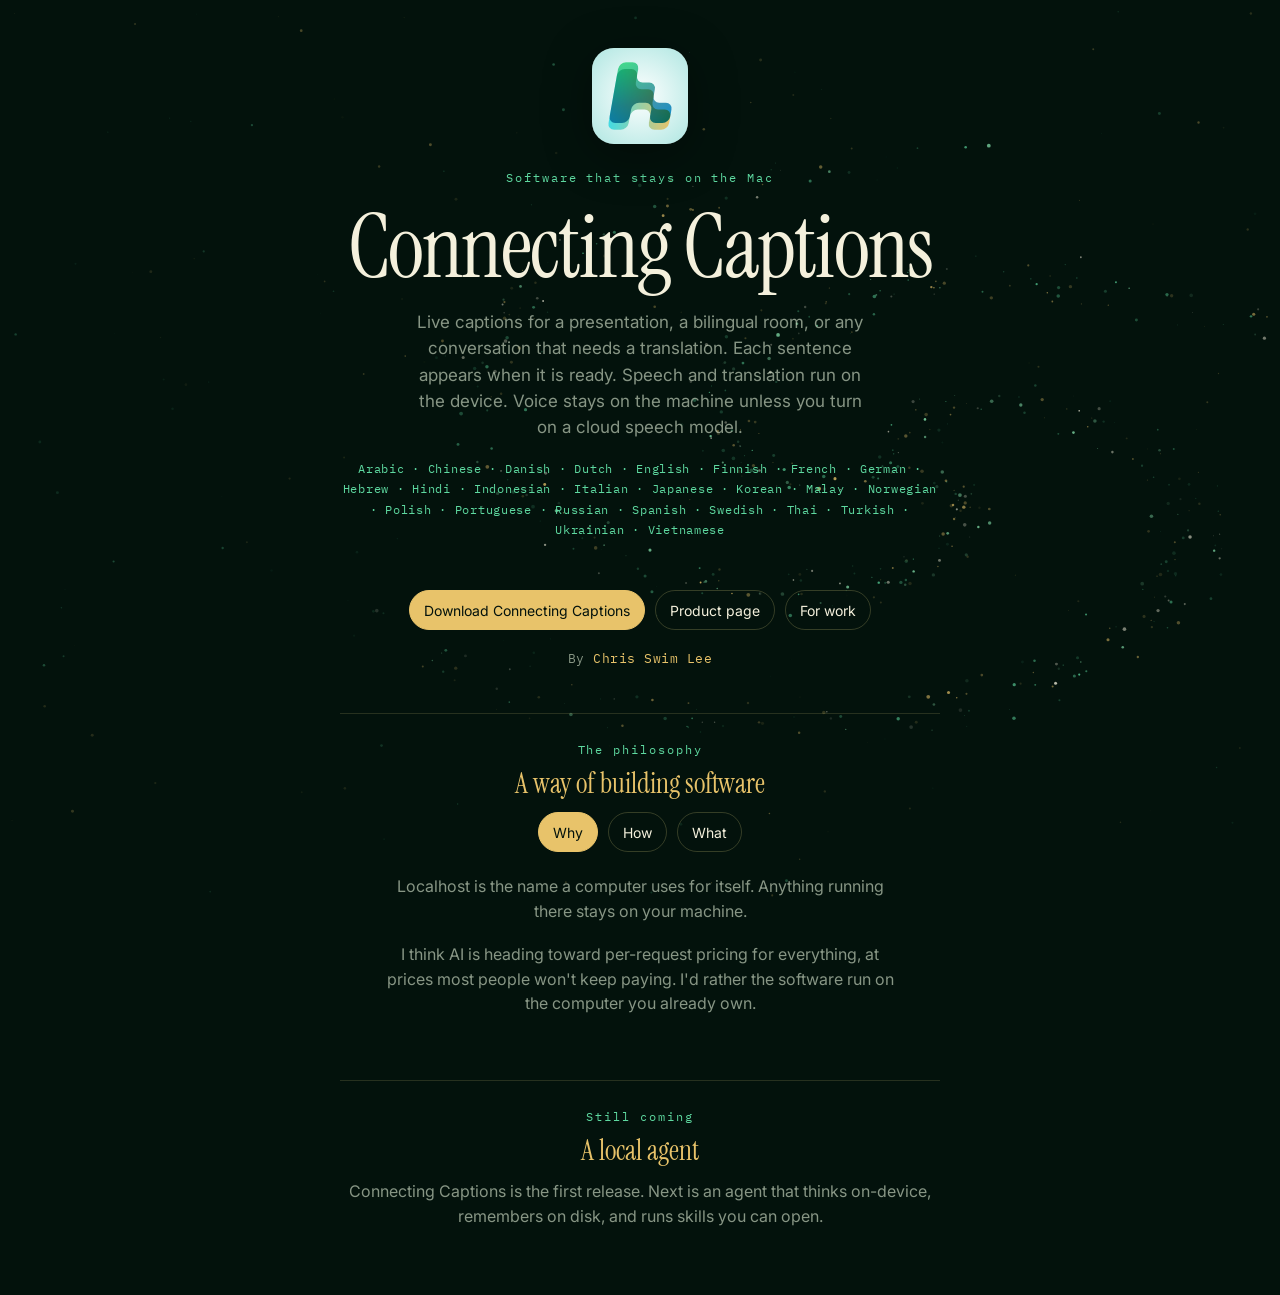
<file: index.html>
<!DOCTYPE html>
<html lang="en">
  <head>
    <meta charset="utf-8" />
    <meta name="viewport" content="width=device-width, initial-scale=1, viewport-fit=cover" />
    <title>On-Device Live Captions &amp; Translation for Mac · local-host</title>
    <meta
      name="description"
      content="Software that stays on the Mac. Connecting Captions is live: on-device captions for a presentation, a bilingual room, or any conversation that needs a translation."
    />
    <meta name="author" content="Chris Swim Lee" />
    <link rel="author" href="https://chrisswimlee.com" />
    <meta property="og:title" content="On-Device Live Captions &amp; Translation for Mac · local-host" />
    <meta
      property="og:description"
      content="Software that stays on the Mac. Connecting Captions is live: on-device captions. Voice stays on the machine unless you turn on a cloud speech model."
    />
    <meta property="og:type" content="website" />
    <meta property="og:url" content="https://local-host.ai" />
    <meta property="og:image" content="https://local-host.ai/images/logo-padded.png" />
    <meta name="theme-color" content="#03120c" />
    <link rel="icon" href="./favicon.svg" type="image/svg+xml" />
    <link rel="icon" href="./favicon.png" type="image/png" />
    <link rel="apple-touch-icon" href="./favicon.png" />
    <link rel="preconnect" href="https://fonts.googleapis.com" />
    <link rel="preconnect" href="https://fonts.gstatic.com" crossorigin />
    <link
      href="https://fonts.googleapis.com/css2?family=IBM+Plex+Mono:wght@400;500&family=Instrument+Serif:ital@0;1&family=Inter:wght@400;500&display=swap"
      rel="stylesheet"
    />
    <link rel="stylesheet" href="./styles.css" />
  </head>
  <body>
    <canvas
      id="stars"
      tabindex="0"
      role="img"
      aria-label="Interactive star field. Drag or use arrow keys to rotate, click to make ripples."
    ></canvas>
    <div class="page">
      <a class="brand" href="/" aria-label="local-host.ai">
        <img src="./logo.svg" alt="local-host.ai" width="141" height="141" />
      </a>
      <p class="kicker">Software that stays on the Mac</p>
      <h1>Connecting Captions</h1>
      <p class="lead">
        Live captions for a presentation, a bilingual room, or any conversation
        that needs a translation. Each sentence appears when it is ready.
        Speech and translation run on the device. Voice stays on the machine
        unless you turn on a cloud speech model.
      </p>
      <p class="langs">Arabic · Chinese · Danish · Dutch · English · Finnish · French · German · Hebrew · Hindi · Indonesian · Italian · Japanese · Korean · Malay · Norwegian · Polish · Portuguese · Russian · Spanish · Swedish · Thai · Turkish · Ukrainian · Vietnamese</p>
      <div class="actions">
        <a class="btn btn-solid" href="https://github.com/chrisswimlee/connectingCaptions/releases/latest/download/Connecting-Captions.zip">Download Connecting Captions</a>
        <a class="btn" href="/connectingCaptions">Product page</a>
        <a class="btn" href="/connectingCaptions/license">For work</a>
      </div>
      <p class="byline">
        By
        <a href="https://chrisswimlee.com" rel="author me">Chris Swim Lee</a>
      </p>

      <section class="project story" aria-labelledby="story-title">
        <p class="kicker">The philosophy</p>
        <h2 id="story-title">A way of building software</h2>

        <div class="story-tabs" role="tablist" aria-label="The local-host philosophy">
          <button class="btn story-tab" type="button" role="tab" id="tab-why" aria-controls="panel-why" aria-selected="true">Why</button>
          <button class="btn story-tab" type="button" role="tab" id="tab-how" aria-controls="panel-how" aria-selected="false" tabindex="-1">How</button>
          <button class="btn story-tab" type="button" role="tab" id="tab-what" aria-controls="panel-what" aria-selected="false" tabindex="-1">What</button>
        </div>

        <div class="story-panel" role="tabpanel" id="panel-why" aria-labelledby="tab-why" tabindex="0">
          <p>
            Localhost is the name a computer uses for itself. Anything running
            there stays on your machine.
          </p>
          <p>
            I think AI is heading toward per-request pricing for everything, at
            prices most people won't keep paying. I'd rather the software run on
            the computer you already own.
          </p>
        </div>

        <div class="story-panel" role="tabpanel" id="panel-how" aria-labelledby="tab-how" tabindex="0" hidden>
          <p>
            The AI makes one small decision at a time, and ordinary code handles
            everything around it. A small decision is easy to check, and checked
            decisions add up to a system that behaves the same way every time.
          </p>
          <div class="chain" data-chain>
            <ol class="chain-steps" aria-label="Example: one caption as small decisions">
              <li class="chain-step"><span>Is this a full sentence?</span><span class="chain-a">yes</span></li>
              <li class="chain-step"><span>Which language is it?</span><span class="chain-a">Korean</span></li>
              <li class="chain-step"><span>Translate into?</span><span class="chain-a">English</span></li>
              <li class="chain-step"><span>Show it now?</span><span class="chain-a">yes</span></li>
            </ol>
            <div class="chain-foot">
              <p class="chain-stats" aria-live="polite">
                Example: one caption, <span data-chain-count>0</span> of 4 checked
              </p>
              <button class="btn" type="button" data-chain-run>Run</button>
            </div>
          </div>
        </div>

        <div class="story-panel" role="tabpanel" id="panel-what" aria-labelledby="tab-what" tabindex="0" hidden>
          <p>
            local-host is how I build things, not only the name on them. Every
            project here follows the same rules:
          </p>
          <ul class="story-rules">
            <li>It runs on your computer.</li>
            <li>You own it, and nothing is metered.</li>
            <li>The AI only makes decisions small enough to check.</li>
          </ul>
        </div>
      </section>

      <section class="project" aria-labelledby="agent-title">
        <p class="kicker">Still coming</p>
        <h2 id="agent-title">A local agent</h2>
        <p>
          Connecting Captions is the first release. Next is an agent that
          thinks on-device, remembers on disk, and runs skills you can open.
        </p>
      </section>
    </div>
    <script type="application/ld+json">
      {
        "@context": "https://schema.org",
        "@type": "WebSite",
        "name": "local-host.ai",
        "url": "https://local-host.ai",
        "description": "Software that stays on the Mac. Connecting Captions is live: on-device captions for a presentation, a bilingual room, or any conversation that needs a translation.",
        "author": {
          "@type": "Person",
          "name": "Chris Swim Lee",
          "url": "https://chrisswimlee.com"
        }
      }
    </script>
    <script src="./script.js"></script>
    <script src="./story.js"></script>
  </body>
</html>
</file>
<file: styles.css>
:root {
  --bg: #03120c;
  --fg: #f4f0dc;
  --muted: rgba(210, 224, 200, 0.64);
  --gold: #e8c36a;
  --sea: #5ed9a0;
  --accent: var(--gold);
  --font: "Inter", "Segoe UI", sans-serif;
  --serif: "Instrument Serif", "Times New Roman", serif;
  --mono: "IBM Plex Mono", ui-monospace, monospace;
}

*,
*::before,
*::after {
  box-sizing: border-box;
}

html,
body {
  margin: 0;
  min-height: 100%;
  background: var(--bg);
  color: var(--fg);
  font-family: var(--font);
  -webkit-font-smoothing: antialiased;
  -webkit-tap-highlight-color: transparent;
}

body {
  overflow-x: hidden;
}

a {
  color: inherit;
}

a:focus-visible,
#stars:focus-visible {
  outline: 2px solid var(--accent);
  outline-offset: 3px;
}

#stars {
  position: fixed;
  inset: 0;
  width: 100%;
  height: 100%;
  display: block;
  cursor: grab;
  /* let a vertical swipe scroll the page; horizontal drags still turn the field */
  touch-action: pan-y;
}

#stars.dragging {
  cursor: grabbing;
}

.page {
  position: relative;
  z-index: 1;
  min-height: 100dvh;
  display: flex;
  flex-direction: column;
  align-items: center;
  justify-content: center;
  gap: 18px;
  max-width: 40rem;
  margin: 0 auto;
  padding: 48px 20px calc(48px + env(safe-area-inset-bottom));
  text-align: center;
  pointer-events: none;
}

.page a {
  pointer-events: auto;
}

.brand {
  display: flex;
  align-items: center;
  background: transparent;
  border-radius: 22px;
  padding: 0;
  line-height: 0;
  margin-bottom: 8px;
}

.brand img {
  display: block;
  height: 96px;
  width: auto;
  filter: drop-shadow(0 10px 24px rgba(0, 0, 0, 0.35));
}

.kicker {
  margin: 0;
  font-family: var(--mono);
  font-size: 12px;
  letter-spacing: 0.16em;
  color: var(--sea);
}

h1 {
  margin: 0;
  font-family: var(--serif);
  font-size: clamp(48px, 10vw, 88px);
  font-weight: 400;
  letter-spacing: -0.02em;
  line-height: 1;
}

.lead {
  margin: 0;
  max-width: 28rem;
  font-size: 17px;
  line-height: 1.55;
  color: var(--muted);
}

.byline {
  margin: 2px 0 0;
  font-family: var(--mono);
  font-size: 13px;
  letter-spacing: 0.04em;
  color: var(--muted);
}

.byline a {
  color: var(--gold);
  text-decoration: none;
}

.byline a:hover {
  text-decoration: underline;
  text-underline-offset: 3px;
}

.project {
  width: 100%;
  margin-top: 28px;
  padding-top: 28px;
  border-top: 1px solid rgba(184, 176, 110, 0.2);
  pointer-events: auto;
}

.project .kicker {
  margin-bottom: 8px;
}

.project h2 {
  margin: 0 0 10px;
  font-family: var(--serif);
  font-size: 28px;
  font-weight: 400;
  color: var(--gold);
}

.project p:not(.kicker) {
  margin: 0 0 18px;
  font-size: 16px;
  line-height: 1.55;
  color: var(--muted);
}

.project-links {
  display: flex;
  flex-wrap: wrap;
  justify-content: center;
  gap: 10px;
}

.project-links a {
  display: inline-flex;
  align-items: center;
  min-height: 40px;
  padding: 0 14px;
  border: 1px solid rgba(184, 176, 110, 0.28);
  border-radius: 999px;
  color: var(--fg);
  text-decoration: none;
  font-size: 14px;
}

.project-links a:hover {
  border-color: var(--gold);
}

/* ---- story: why / how / what ---- */

.story-tabs {
  display: flex;
  justify-content: center;
  gap: 10px;
  margin: 6px 0 22px;
}

.story-tab[aria-selected="true"] {
  background: var(--gold);
  border-color: var(--gold);
  color: #03120c;
}

.story-panel {
  max-width: 32rem;
  margin: 0 auto;
  animation: story-in 0.3s ease both;
}

@keyframes story-in {
  from {
    opacity: 0;
  }
}

.chain {
  max-width: 24rem;
  margin: 0 auto 18px;
  text-align: left;
}

.chain-steps {
  margin: 0;
  padding: 0;
  list-style: none;
  border-top: 1px solid rgba(184, 176, 110, 0.2);
}

.chain-step {
  display: flex;
  justify-content: space-between;
  gap: 12px;
  padding: 10px 0;
  border-bottom: 1px solid rgba(184, 176, 110, 0.2);
  font-size: 15px;
  color: var(--muted);
  transition: color 0.3s;
}

.chain-a {
  color: var(--gold);
  opacity: 0;
  transition: opacity 0.3s;
}

.chain-step.is-active,
.chain-step.is-done {
  color: var(--fg);
}

.chain-step.is-done .chain-a {
  opacity: 1;
}

.chain-foot {
  display: flex;
  align-items: center;
  justify-content: space-between;
  gap: 12px;
  margin-top: 14px;
}

.project p.chain-stats {
  margin: 0;
  font-size: 14px;
}

.story-rules {
  margin: 0 0 18px;
  padding: 0;
  list-style: none;
  font-size: 16px;
  line-height: 1.55;
  color: var(--fg);
}

.story-rules li + li {
  margin-top: 6px;
}

@media (prefers-reduced-motion: reduce) {
  .story-panel {
    animation: none;
  }

  .chain-step,
  .chain-a {
    transition: none;
  }
}

@media (max-width: 640px) {
  .story-tab {
    flex: 1 1 0;
    justify-content: center;
    min-height: 44px;
  }
}

@media (max-width: 640px) {
  .brand {
    border-radius: 18px;
    padding: 0;
  }

  .brand img {
    height: 72px;
  }

  .project-links a {
    flex: 1 1 calc(50% - 10px);
    justify-content: center;
    min-height: 44px;
  }
}

@media (prefers-reduced-motion: reduce) {
  #stars {
    pointer-events: none;
  }
}

body.doc-page #stars {
  pointer-events: none;
  cursor: default;
}

.page.doc {
  justify-content: flex-start;
  align-items: stretch;
  text-align: left;
  max-width: 48rem;
  gap: 0;
  pointer-events: auto;
  padding: 28px 20px calc(64px + env(safe-area-inset-bottom));
}

.page.doc h1 {
  font-size: clamp(40px, 8vw, 64px);
  margin: 0 0 16px;
}

.page.doc .lead {
  max-width: 38rem;
  margin-bottom: 12px;
}

.page.doc .lead a,
.page.doc .block a:not(.btn) {
  color: var(--gold);
  text-decoration: underline;
  text-underline-offset: 3px;
}

.mast {
  display: flex;
  align-items: center;
  justify-content: space-between;
  gap: 16px;
  margin-bottom: 40px;
}

.brand-sm {
  margin-bottom: 0;
  padding: 0;
  border-radius: 10px;
}

.brand-sm img {
  height: 40px;
  filter: drop-shadow(0 4px 12px rgba(0, 0, 0, 0.3));
}

.site-nav {
  display: flex;
  flex-wrap: wrap;
  justify-content: flex-end;
  gap: 8px 14px;
  font-family: var(--mono);
  font-size: 12px;
  letter-spacing: 0.04em;
}

.site-nav a {
  color: var(--muted);
  text-decoration: none;
}

.langs a {
  color: inherit;
  text-decoration: none;
}

.langs a:hover {
  text-decoration: underline;
  text-underline-offset: 3px;
}

.site-nav a:hover,
.site-nav a[aria-current="page"] {
  color: var(--gold);
}

.langs {
  margin: 0 0 14px;
  font-family: var(--mono);
  font-size: 12px;
  letter-spacing: 0.06em;
  line-height: 1.7;
  color: var(--sea);
}

.actions {
  display: flex;
  flex-wrap: wrap;
  gap: 10px;
  margin: 18px 0 0;
}

.page:not(.doc) .actions {
  justify-content: center;
}

.btn {
  display: inline-flex;
  align-items: center;
  min-height: 40px;
  padding: 0 14px;
  border: 1px solid rgba(184, 176, 110, 0.28);
  border-radius: 999px;
  background: transparent;
  color: var(--fg);
  font-family: var(--font);
  text-decoration: none;
  font-size: 14px;
  cursor: pointer;
}

.btn:focus-visible,
.story-panel:focus-visible {
  outline: 2px solid var(--accent);
  outline-offset: 3px;
}

.btn:hover {
  border-color: var(--gold);
}

.btn-solid {
  background: var(--gold);
  border-color: var(--gold);
  color: #03120c;
}

.btn-solid:hover {
  background: #f4d78a;
  border-color: #f4d78a;
  color: #03120c;
}

.shots {
  display: grid;
  grid-template-columns: 1.1fr 0.9fr;
  gap: 12px;
  margin: 32px 0 8px;
}

.shot {
  margin: 0;
  overflow: hidden;
  border: 1px solid rgba(184, 176, 110, 0.2);
  border-radius: 14px;
}

.shot img {
  display: block;
  width: 100%;
  height: 100%;
  aspect-ratio: 16 / 10;
  object-fit: cover;
  object-position: top left;
}

.block {
  margin-top: 36px;
  padding-top: 28px;
  border-top: 1px solid rgba(184, 176, 110, 0.2);
}

.block h2 {
  margin: 0 0 12px;
  font-family: var(--serif);
  font-size: 28px;
  font-weight: 400;
  color: var(--gold);
}

.block h3 {
  margin: 24px 0 12px;
  font-family: var(--serif);
  font-size: 22px;
  font-weight: 400;
}

.block p {
  margin: 0 0 14px;
  font-size: 16px;
  line-height: 1.55;
  color: var(--muted);
}

.split {
  display: grid;
  grid-template-columns: 1fr 1fr;
  gap: 0 32px;
}

.points {
  margin: 0;
  padding-left: 1.15em;
  color: var(--muted);
  font-size: 16px;
  line-height: 1.55;
}

.points li + li {
  margin-top: 8px;
}

.points strong {
  color: var(--fg);
}

.get-cmd {
  display: flex;
  align-items: flex-start;
  justify-content: space-between;
  gap: 12px;
  margin-top: 8px;
  padding: 14px 16px;
  border: 1px solid rgba(184, 176, 110, 0.2);
  border-radius: 12px;
  background: rgba(0, 0, 0, 0.28);
}

.get-cmd code {
  font-family: var(--mono);
  font-size: 13px;
  line-height: 1.55;
  white-space: pre-wrap;
  color: var(--fg);
}

.cmd-copy {
  flex-shrink: 0;
  min-height: 40px;
  padding: 0 12px;
  border: 1px solid rgba(184, 176, 110, 0.28);
  border-radius: 999px;
  background: transparent;
  color: var(--fg);
  font-family: var(--mono);
  font-size: 12px;
  cursor: pointer;
}

.cmd-copy:hover {
  border-color: var(--gold);
}

.colophon {
  margin-top: 48px;
  padding-top: 24px;
  border-top: 1px solid rgba(184, 176, 110, 0.2);
}

@media (max-width: 720px) {
  .mast {
    flex-direction: column;
    align-items: flex-start;
  }

  .site-nav {
    justify-content: flex-start;
  }

  .shots,
  .split {
    grid-template-columns: 1fr;
  }

  .get-cmd {
    flex-direction: column;
  }

  .actions .btn {
    justify-content: center;
  }
}
</file>
